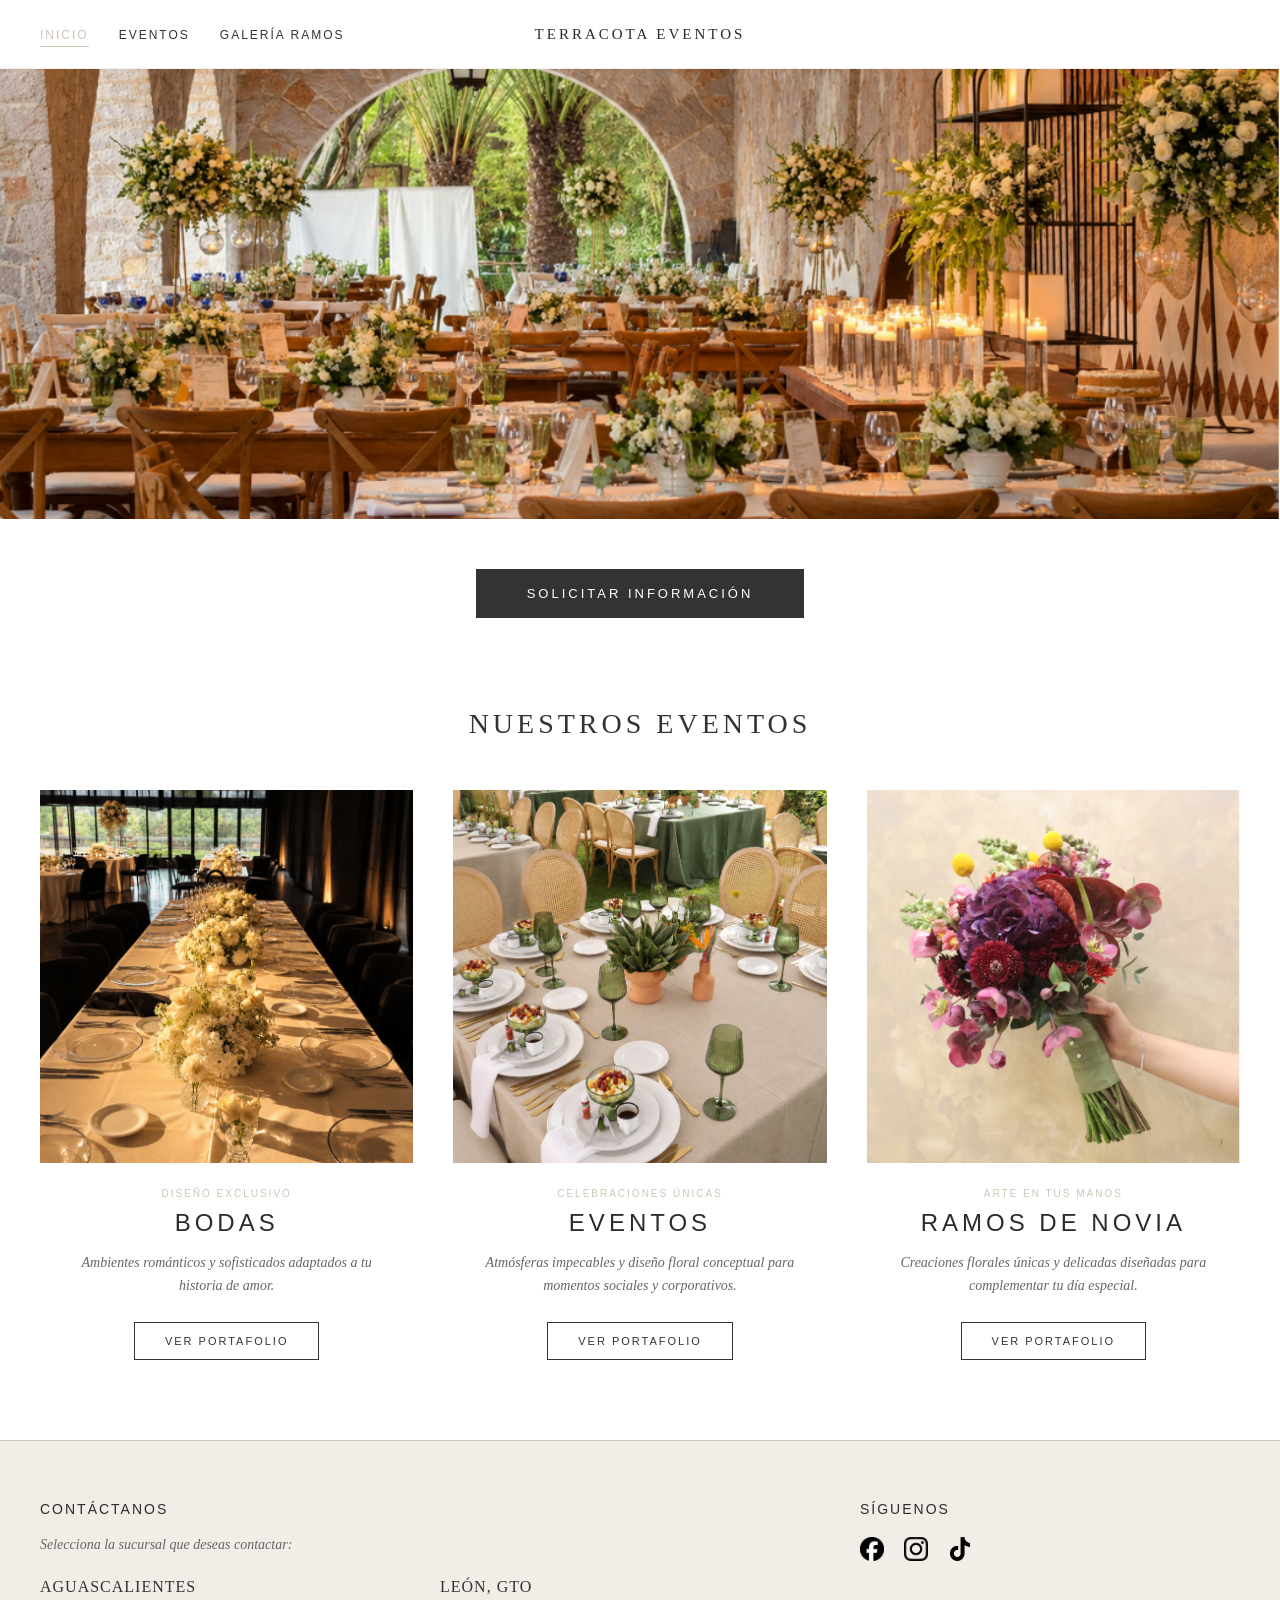
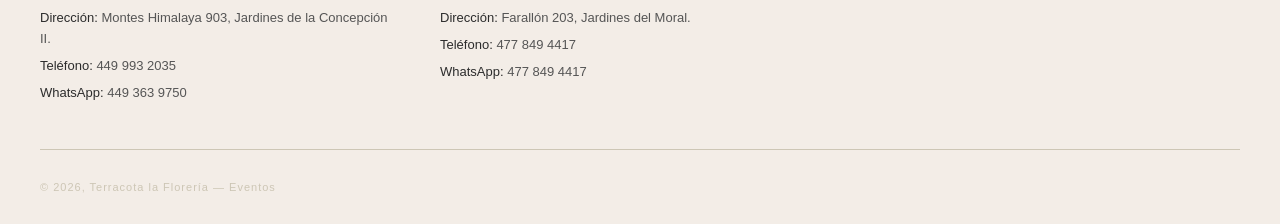
<file: index.html>
<!DOCTYPE html>
<html lang="es">

<head>
    <meta charset="UTF-8">
    <meta name="viewport" content="width=device-width, initial-scale=1.0">

    <title>Terracota Eventos</title>

    <link rel="icon" type="image/png" href="IMG/TC LOGO.png">
    <link rel="stylesheet" href="styles.css">
</head>

<body>

    <!-- MENÚ SUPERIOR TERRACOTA -->
    <header class="sitio-header">

        <div class="contenedor-menu">

            <!-- Botón hamburguesa para celulares -->
            <button
                class="menu-toggle"
                aria-label="Abrir menú"
                aria-expanded="false"
                aria-controls="menu-navegacion"
                type="button">

                <span></span>
                <span></span>
                <span></span>

            </button>

            <!-- Bloque 1: Enlaces de navegación -->
            <nav class="menu-principal" id="menu-navegacion">

                <ul>
                    <li>
                        <a href="#" class="activo">INICIO</a>
                    </li>

                    <li>
                        <a href="#">EVENTOS</a>
                    </li>

                    <li>
                        <a href="ramosdenovia.html">GALERÍA RAMOS</a>
                    </li>
                </ul>

            </nav>

            <!-- Bloque 2: Logo centrado -->
            <div class="logo-centro">

                <a href="">TERRACOTA EVENTOS</a>

            </div>

            <!-- Bloque 3: Espacio derecho -->
            <div class="menu-derecha-vacio"></div>

        </div>

    </header>


    <main>

        <!-- SECCIÓN DEL BANNER -->
        <section class="seccion-banner">

            <img
                src="IMG/BANNER.png"
                alt="Banner Terracota"
                class="banner-imagen">

        </section>


        <!-- CONTENIDO E INFORMACIÓN -->
        <section class="contenido-evento">
<a
    href="https://api.whatsapp.com/send?phone=524493068846&text=Hola%2C%20quiero%20solicitar%20informaci%C3%B3n."
    class="btn-elegante"
    target="_blank"
    rel="noopener noreferrer">
    SOLICITAR INFORMACIÓN
</a>
        </section>


        <!-- PORTAFOLIO DE EVENTOS -->
        <section class="seccion-portafolio">

            <h2 class="titulo-portafolio">
                NUESTROS EVENTOS
            </h2>

            <div class="rejilla-portafolio">

                <!-- COLUMNA 1: BODAS -->
                <div class="columna-evento">

                    <div class="contenedor-foto">

                        <img
                            src="IMG/BODA.png"
                            alt="Bodas Terracota"
                            class="foto-evento">

                    </div>

                    <span class="etiqueta-categoria">
                        DISEÑO EXCLUSIVO
                    </span>

                    <h3 class="nombre-evento">
                        BODAS
                    </h3>

                    <p class="extracto-evento">
                        Ambientes románticos y sofisticados adaptados a tu historia de amor.
                    </p>

                    <a href="#" class="btn-ver-mas">
                        VER PORTAFOLIO
                    </a>

                </div>


                <!-- COLUMNA 2: EVENTOS -->
                <div class="columna-evento">

                    <div class="contenedor-foto">

                        <img
                            src="IMG/EVENTOS.png"
                            alt="Eventos Terracota"
                            class="foto-evento">

                    </div>

                    <span class="etiqueta-categoria">
                        CELEBRACIONES ÚNICAS
                    </span>

                    <h3 class="nombre-evento">
                        EVENTOS
                    </h3>

                    <p class="extracto-evento">
                        Atmósferas impecables y diseño floral conceptual para momentos sociales y corporativos.
                    </p>

                    <a href="#" class="btn-ver-mas">
                        VER PORTAFOLIO
                    </a>

                </div>


                <!-- COLUMNA 3: RAMOS DE NOVIA -->
                <div class="columna-evento">

                    <div class="contenedor-foto">

                        <img
                            src="IMG/PORTADARAMO.png"
                            alt="Ramos de Novia Terracota"
                            class="foto-evento">

                    </div>

                    <span class="etiqueta-categoria">
                        ARTE EN TUS MANOS
                    </span>

                    <h3 class="nombre-evento">
                        RAMOS DE NOVIA
                    </h3>

                    <p class="extracto-evento">
                        Creaciones florales únicas y delicadas diseñadas para complementar tu día especial.
                    </p>

                    <a href="ramosdenovia.html" class="btn-ver-mas">
                        VER PORTAFOLIO
                    </a>

                </div>

            </div>

        </section>

    </main>


    <!-- PIE DE PÁGINA -->
    <footer class="sitio-footer">

        <div class="contenedor-footer">

            <!-- BLOQUE 1: CONTACTO Y SUCURSALES -->
            <div class="footer-columna contacto-sucursales">

                <h4 class="footer-titulo">
                    CONTÁCTANOS
                </h4>

                <p class="footer-subtitulo">
                    Selecciona la sucursal que deseas contactar:
                </p>

                <div class="sucursales-info">

                    <!-- AGUASCALIENTES -->
                    <div class="sucursal">

                        <h5>AGUASCALIENTES</h5>

                        <p>
                            <strong>Dirección:</strong>
                            Montes Himalaya 903, Jardines de la Concepción II.
                        </p>

                        <p>
                            <strong>Teléfono:</strong>
                            449 993 2035
                        </p>

                        <p>
                            <strong>WhatsApp:</strong>
                            449 363 9750
                        </p>

                    </div>


                    <!-- LEÓN -->
                    <div class="sucursal">

                        <h5>LEÓN, GTO</h5>

                        <p>
                            <strong>Dirección:</strong>
                            Farallón 203, Jardines del Moral.
                        </p>

                        <p>
                            <strong>Teléfono:</strong>
                            477 849 4417
                        </p>

                        <p>
                            <strong>WhatsApp:</strong>
                            477 849 4417
                        </p>

                    </div>

                </div>

            </div>


            <!-- BLOQUE 2: REDES SOCIALES -->
            <div class="footer-columna redes-sociales">

                <h4 class="footer-titulo">
                    SÍGUENOS
                </h4>

                <div class="iconos-redes">

                    <a
                        href="https://www.facebook.com/61573995172725/videos/4242934296004610/"
                        target="_blank"
                        rel="noopener noreferrer"
                        class="enlace-red-img">

                        <img
                            src="IMG/FACEBOOK.png"
                            alt="Facebook"
                            class="icon-img">

                    </a>


                    <a
                        href="https://www.instagram.com/terracotaeventos_/"
                        target="_blank"
                        rel="noopener noreferrer"
                        class="enlace-red-img">

                        <img
                            src="IMG/INSTAGRAM.png"
                            alt="Instagram"
                            class="icon-img">

                    </a>


                    <a
                        href="https://tiktok.com"
                        target="_blank"
                        rel="noopener noreferrer"
                        class="enlace-red-img">

                        <img
                            src="IMG/TIKTOK.png"
                            alt="TikTok"
                            class="icon-img">

                    </a>

                </div>

            </div>

        </div>


        <!-- DERECHOS RESERVADOS -->
        <div class="footer-base">

            <p>
                &copy; 2026, Terracota la Florería — Eventos
            </p>

        </div>

    </footer>


    <!-- FUNCIONAMIENTO DEL MENÚ HAMBURGUESA -->
    <script>

        document.addEventListener('DOMContentLoaded', function() {

            const header = document.querySelector('.sitio-header');
            const boton = document.querySelector('.menu-toggle');
            const enlaces = document.querySelectorAll('.menu-principal a');

            if (!header || !boton) return;

            // Abrir y cerrar menú
            boton.addEventListener('click', function() {

                const abierto = header.classList.toggle('menu-abierto');

                boton.setAttribute('aria-expanded', abierto);

                boton.setAttribute(
                    'aria-label',
                    abierto ? 'Cerrar menú' : 'Abrir menú'
                );

            });

            // Cerrar menú al seleccionar un enlace
            enlaces.forEach(function(enlace) {

                enlace.addEventListener('click', function() {

                    header.classList.remove('menu-abierto');

                    boton.setAttribute('aria-expanded', 'false');

                    boton.setAttribute('aria-label', 'Abrir menú');

                });

            });

            // Cerrar menú con la tecla Escape
            document.addEventListener('keydown', function(event) {

                if (event.key === 'Escape') {

                    header.classList.remove('menu-abierto');

                    boton.setAttribute('aria-expanded', 'false');

                    boton.setAttribute('aria-label', 'Abrir menú');

                }

            });

        });

    </script>

</body>

</html>
</file>
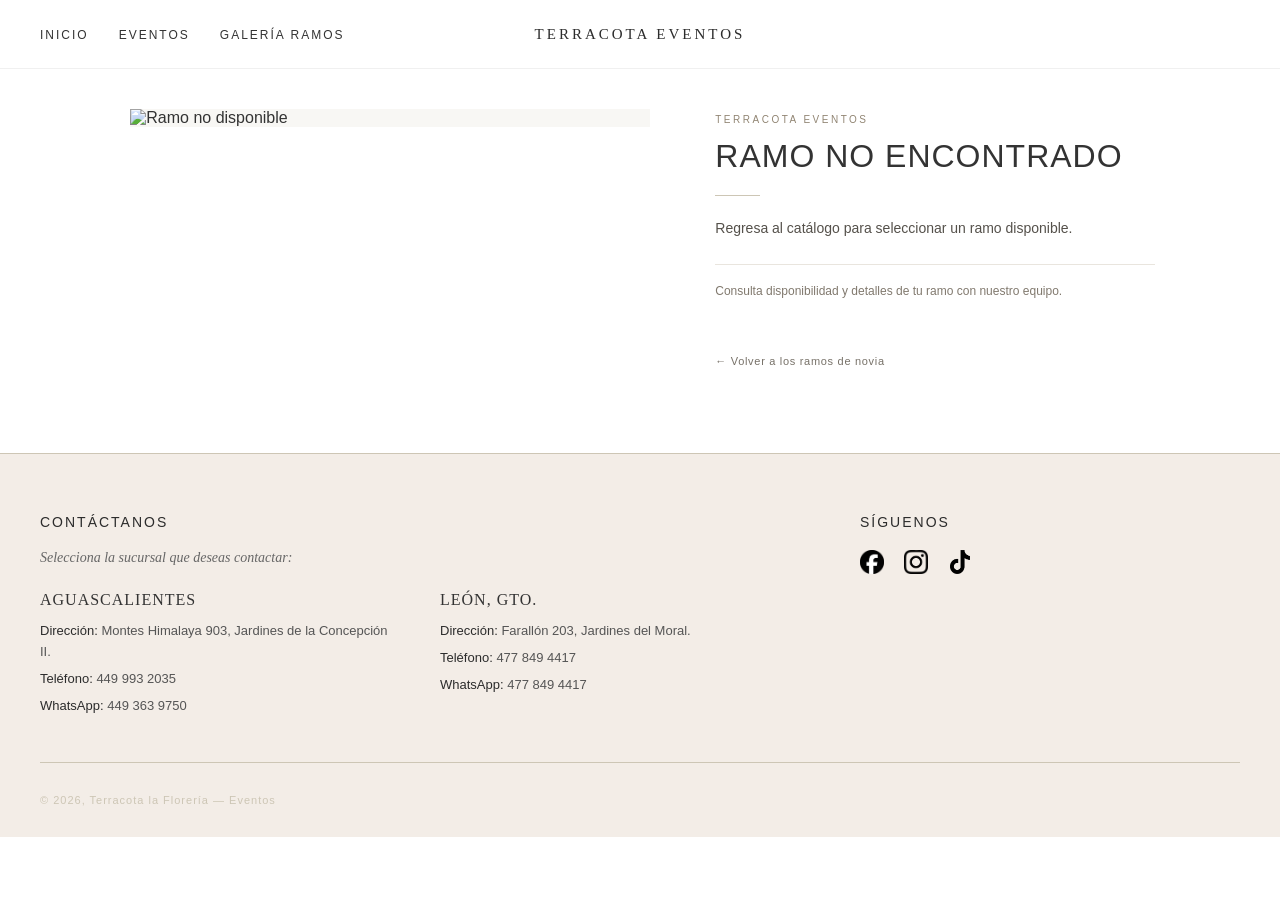
<file: producto-ramo.html>
<!DOCTYPE html>
<html lang="es">
<head>
    <meta charset="UTF-8">
    <meta name="viewport" content="width=device-width, initial-scale=1.0">
    <title>Ramo de novia | Terracota Eventos</title>
    <link rel="icon" type="image/png" href="IMG/TC LOGO.png">
    <link rel="stylesheet" href="producto-ramo.css?v=2">
    <link rel="stylesheet" href="styles.css">
    <script src="producto-ramo.JS" defer></script>
</head>
<body>

    <!-- Menú Superior -->
    <header class="sitio-header">
        <div class="contenedor-menu">

            <button
                class="menu-toggle"
                aria-label="Abrir menú"
                aria-expanded="false"
                aria-controls="menu-navegacion"
                type="button">
                <span></span>
                <span></span>
                <span></span>
            </button>

            <nav class="menu-principal" id="menu-navegacion">
                <ul>
                    <li><a href="index.html">INICIO</a></li>
                    <li><a href="index.html#eventos">EVENTOS</a></li>
                    <li><a href="ramosdenovia.html">GALERÍA RAMOS</a></li>
                </ul>
            </nav>

            <div class="logo-centro">
                <a href="index.html">TERRACOTA EVENTOS</a>
            </div>

            <div class="menu-derecha-vacio"></div>

        </div>
    </header>

    <!-- DETALLE DEL RAMO -->
    <main class="detalle-ramo">

        <!-- GALERÍA DE FOTOGRAFÍAS -->
        <section class="galeria-ramo">
            <div class="marco-foto-ramo">
                <img id="fotoPrincipal" src="" alt="Ramo de novia Terracota">
            </div>

            <div id="miniaturasRamo" class="miniaturas-ramo"></div>
        </section>

        <!-- INFORMACIÓN DEL RAMO -->
        <section class="info-ramo">
            <p class="etiqueta-ramo">TERRACOTA EVENTOS</p>

            <h1 id="nombreRamo">Ramo de novia</h1>

            <div class="linea-ramo"></div>

            <p id="descripcionRamo" class="descripcion-ramo"></p>

            <p class="nota-ramo">
                Consulta disponibilidad y detalles de tu ramo con nuestro equipo.
            </p>

            <div class="acciones-ramo">
                <a id="whatsappAgs" href="#" target="_blank"
                   rel="noopener noreferrer">
                    Consultar en Aguascalientes
                </a>

                <a id="whatsappLeon" href="#" target="_blank"
                   rel="noopener noreferrer">
                    Consultar en León
                </a>
            </div>

            <a class="volver-catalogo" href="ramosdenovia.html">
                ← Volver a los ramos de novia
            </a>
        </section>

    </main>

    <!-- Pie de página -->
    <footer class="sitio-footer">
        <div class="contenedor-footer">

            <div class="footer-columna contacto-sucursales">
                <h4 class="footer-titulo">CONTÁCTANOS</h4>
                <p class="footer-subtitulo">
                    Selecciona la sucursal que deseas contactar:
                </p>

                <div class="sucursales-info">

                    <div class="sucursal">
                        <h5>AGUASCALIENTES</h5>
                        <p><strong>Dirección:</strong> Montes Himalaya 903, Jardines de la Concepción II.</p>
                        <p><strong>Teléfono:</strong> 449 993 2035</p>
                        <p><strong>WhatsApp:</strong> 449 363 9750</p>
                    </div>

                    <div class="sucursal">
                        <h5>LEÓN, GTO.</h5>
                        <p><strong>Dirección:</strong> Farallón 203, Jardines del Moral.</p>
                        <p><strong>Teléfono:</strong> 477 849 4417</p>
                        <p><strong>WhatsApp:</strong> 477 849 4417</p>
                    </div>

                </div>
            </div>

            <div class="footer-columna redes-sociales">
                <h4 class="footer-titulo">SÍGUENOS</h4>

                <div class="iconos-redes">
                    <a href="https://www.facebook.com/" target="_blank" rel="noopener noreferrer">
                        <img src="IMG/FACEBOOK.png" alt="Facebook" class="icon-img">
                    </a>

                   <a href="https://www.instagram.com/" target="_blank" rel="noopener noreferrer">
                        <img src="IMG/INSTAGRAM.png" alt="Instagram" class="icon-img">
                    </a>

                    <a href="https://www.tiktok.com/" target="_blank" rel="noopener noreferrer">
                        <img src="IMG/TIKTOK.png" alt="TikTok" class="icon-img">
                    </a>
                </div>
            </div>

        </div>

        <div class="footer-base">
            <p>&copy; 2026, Terracota la Florería — Eventos</p>
        </div>
    </footer>

    <!-- Funcionalidad del menú hamburguesa -->
    <script>
    document.addEventListener('DOMContentLoaded', function() {
        const header = document.querySelector('.sitio-header');
        const boton = document.querySelector('.menu-toggle');
        const enlaces = document.querySelectorAll('.menu-principal a');

        if (!header || !boton) return;

        boton.addEventListener('click', function() {
            const abierto = header.classList.toggle('menu-abierto');

            boton.setAttribute('aria-expanded', abierto);
            boton.setAttribute(
                'aria-label',
                abierto ? 'Cerrar menú' : 'Abrir menú'
            );
        });

        enlaces.forEach(function(enlace) {
            enlace.addEventListener('click', function() {
                header.classList.remove('menu-abierto');
                boton.setAttribute('aria-expanded', 'false');
                boton.setAttribute('aria-label', 'Abrir menú');
            });
        });

        document.addEventListener('keydown', function(event) {
            if (event.key === 'Escape') {
                header.classList.remove('menu-abierto');
                boton.setAttribute('aria-expanded', 'false');
                boton.setAttribute('aria-label', 'Abrir menú');
            }
        });
    });
    </script>

</body>
</html>
</file>
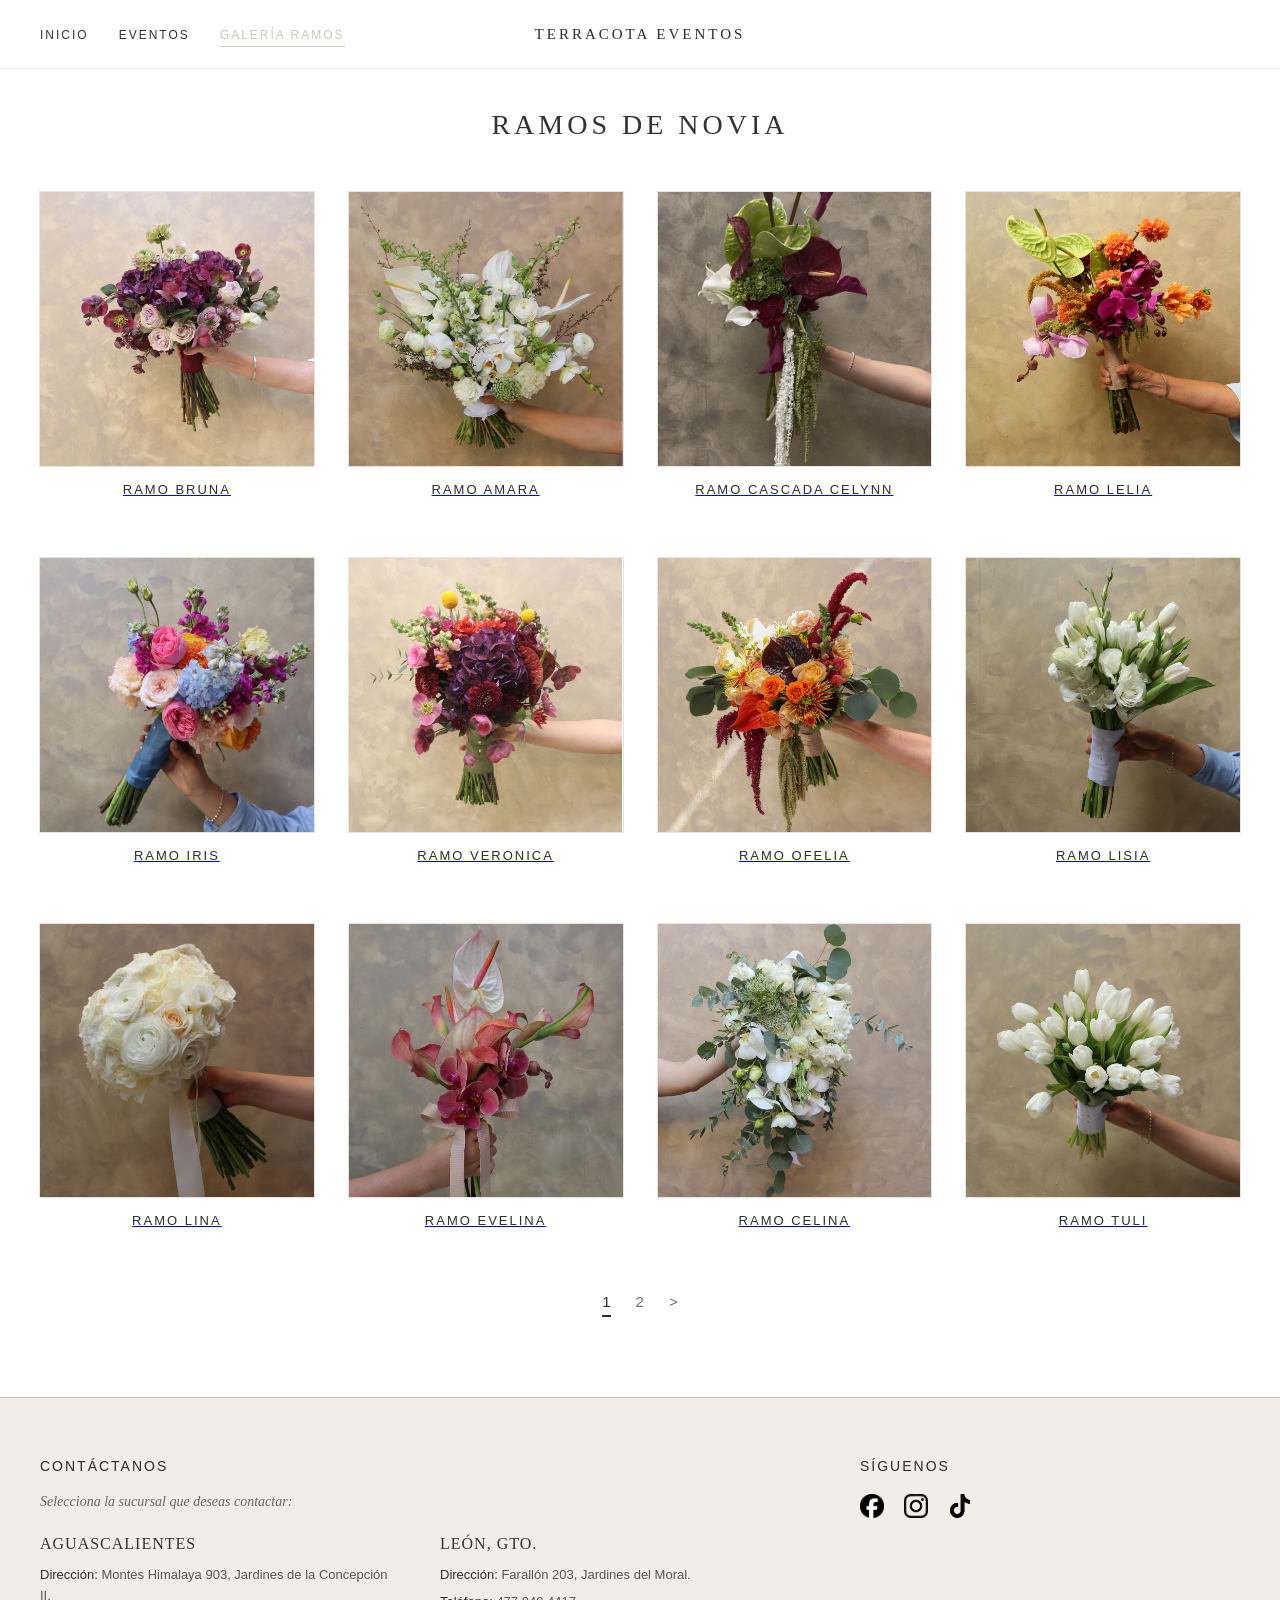
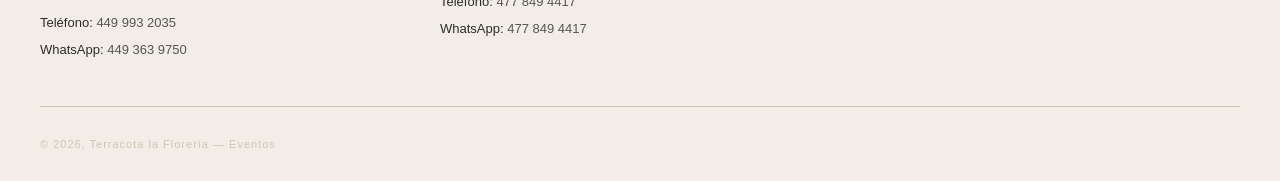
<file: ramosdenovia.html>
<!DOCTYPE html>
<html lang="es">

<head>
    <meta charset="UTF-8">
    <meta name="viewport" content="width=device-width, initial-scale=1.0">

    <title>Ramos de Novia — Terracota Eventos</title>

    <link rel="icon" type="image/png" href="IMG/TC LOGO.png">
    <link rel="stylesheet" href="styles.css">
</head>

<body>

    <!-- MENÚ SUPERIOR TERRACOTA -->
    <header class="sitio-header">

        <div class="contenedor-menu">

            <!-- Botón hamburguesa -->
            <button
                class="menu-toggle"
                aria-label="Abrir menú"
                aria-expanded="false"
                aria-controls="menu-navegacion"
                type="button">

                <span></span>
                <span></span>
                <span></span>

            </button>

            <!-- Enlaces de navegación -->
            <nav class="menu-principal" id="menu-navegacion">

                <ul>
                    <li>
                        <a href="index.html">INICIO</a>
                    </li>

                    <li>
                        <a href="index.html#eventos">EVENTOS</a>
                    </li>

                    <li>
                        <a href="ramosdenovia.html" class="activo">GALERÍA RAMOS</a>
                    </li>
                </ul>

            </nav>

            <!-- Logo centrado -->
            <div class="logo-centro">
                <a href="index.html">TERRACOTA EVENTOS</a>
            </div>

            <!-- Espacio derecho -->
            <div class="menu-derecha-vacio"></div>

        </div>

    </header>


    <main>

        <!-- CATÁLOGO DE RAMOS -->
        <section class="seccion-portafolio">

            <h2 class="titulo-portafolio">
               RAMOS DE NOVIA 
            </h2>

            <div class="rejilla-portafolio rejilla-ramos">

                <!-- RAMO 1: BRUNA -->
                <a href="producto-ramo.html?ramo=bruna"
                   class="columna-evento enlace-ramo">

                    <div class="contenedor-foto">
                        <img
                            src="IMG/RAMOS DE NOVIA/RAMOBRUNA1.png"
                            alt="Ramo Bruna"
                            class="foto-evento">
                    </div>

                    <h3 class="nombre-evento-catalogo">RAMO BRUNA</h3>

                </a>


                <!-- RAMO 2: AMARA -->
                <a href="producto-ramo.html?ramo=amara"
                   class="columna-evento enlace-ramo">

                    <div class="contenedor-foto">
                        <img
                            src="IMG/RAMOS DE NOVIA/RAMO AMARA.png"
                            alt="Ramo Amara"
                            class="foto-evento">
                    </div>

                    <h3 class="nombre-evento-catalogo">RAMO AMARA</h3>

                </a>


                <!-- RAMO 3: CASCADA CELYNN -->
                <a href="producto-ramo.html?ramo=cascada"
                   class="columna-evento enlace-ramo">

                    <div class="contenedor-foto">
                        <img
                            src="IMG/RAMOS DE NOVIA/ramocascada.png"
                            alt="Ramo Cascada Celynn"
                            class="foto-evento">
                    </div>

                    <h3 class="nombre-evento-catalogo">RAMO CASCADA CELYNN</h3>

                </a>


                <!-- RAMO 4: LELIA -->
                <a href="producto-ramo.html?ramo=lelia"
                   class="columna-evento enlace-ramo">

                    <div class="contenedor-foto">
                        <img
                            src="IMG/RAMOS DE NOVIA/ramolelia.png"
                            alt="Ramo Lelia"
                            class="foto-evento">
                    </div>

                    <h3 class="nombre-evento-catalogo">RAMO LELIA</h3>

                </a>


                <!-- RAMO 5: IRIS -->
                <a href="producto-ramo.html?ramo=iris"
                   class="columna-evento enlace-ramo">

                    <div class="contenedor-foto">
                        <img
                            src="IMG/RAMOS DE NOVIA/RAMOIRIS.png"
                            alt="Ramo Iris"
                            class="foto-evento">
                    </div>

                    <h3 class="nombre-evento-catalogo">RAMO IRIS</h3>

                </a>


                <!-- RAMO 6: VERÓNICA -->
                <a href="producto-ramo.html?ramo=veronica"
                   class="columna-evento enlace-ramo">

                    <div class="contenedor-foto">
                        <img
                            src="IMG/RAMOS DE NOVIA/RAMOVERONICA.png"
                            alt="Ramo Verónica"
                            class="foto-evento">
                    </div>

                    <h3 class="nombre-evento-catalogo">RAMO VERONICA</h3>

                </a>


                <!-- RAMO 7: OFELIA -->
                <a href="producto-ramo.html?ramo=ofelia"
                   class="columna-evento enlace-ramo">

                    <div class="contenedor-foto">
                        <img
                            src="IMG/RAMOS DE NOVIA/RAMOOFELIA.png"
                            alt="Ramo Ofelia"
                            class="foto-evento">
                    </div>

                    <h3 class="nombre-evento-catalogo">RAMO OFELIA</h3>

                </a>


                <!-- RAMO 8: LISIA -->
                <a href="producto-ramo.html?ramo=lisia"
                   class="columna-evento enlace-ramo">

                    <div class="contenedor-foto">
                        <img
                            src="IMG/RAMOS DE NOVIA/RAMOLISIA.png"
                            alt="Ramo Lisia"
                            class="foto-evento">
                    </div>

                    <h3 class="nombre-evento-catalogo">RAMO LISIA</h3>

                </a>


                <!-- RAMO 9: LINA -->
                <a href="producto-ramo.html?ramo=lina"
                   class="columna-evento enlace-ramo">

                    <div class="contenedor-foto">
                        <img
                            src="IMG/RAMOS DE NOVIA/RAMOLINA.png"
                            alt="Ramo Lina"
                            class="foto-evento">
                    </div>

                    <h3 class="nombre-evento-catalogo">RAMO LINA</h3>

                </a>


                <!-- RAMO 10: EVELINA -->
                <a href="producto-ramo.html?ramo=evelina"
                   class="columna-evento enlace-ramo">

                    <div class="contenedor-foto">
                        <img
                            src="IMG/RAMOS DE NOVIA/RAMOEVELINA.png"
                            alt="Ramo Evelina"
                            class="foto-evento">
                    </div>

                    <h3 class="nombre-evento-catalogo">RAMO EVELINA</h3>

                </a>


                <!-- RAMO 11: CELINA -->
                <a href="producto-ramo.html?ramo=celina"
                   class="columna-evento enlace-ramo">

                    <div class="contenedor-foto">
                        <img
                            src="IMG/RAMOS DE NOVIA/RAMOCELINA.png"
                            alt="Ramo Celina"
                            class="foto-evento">
                    </div>

                    <h3 class="nombre-evento-catalogo">RAMO CELINA</h3>

                </a>


                <!-- RAMO 12: TULI -->
                <a href="producto-ramo.html?ramo=tuli"
                   class="columna-evento enlace-ramo">

                    <div class="contenedor-foto">
                        <img
                            src="IMG/RAMOS DE NOVIA/RAMOTULI.png"
                            alt="Ramo Tuli"
                            class="foto-evento">
                    </div>

                    <h3 class="nombre-evento-catalogo">RAMO TULI</h3>

                </a>

            </div>


            <!-- PAGINACIÓN -->
            <div class="paginacion-shopify">

                <span class="pagina-numero activa">1</span>

                <a href="ramosdenovia2.html" class="pagina-numero">2</a>

                <a href="ramosdenovia2.html" class="pagina-flecha">&gt;</a>

            </div>

        </section>

    </main>


    <!-- PIE DE PÁGINA -->
    <footer class="sitio-footer">

        <div class="contenedor-footer">

            <!-- CONTACTO Y SUCURSALES -->
            <div class="footer-columna contacto-sucursales">

                <h4 class="footer-titulo">CONTÁCTANOS</h4>

                <p class="footer-subtitulo">
                    Selecciona la sucursal que deseas contactar:
                </p>

                <div class="sucursales-info">

                    <!-- AGUASCALIENTES -->
                    <div class="sucursal">

                        <h5>AGUASCALIENTES</h5>

                        <p>
                            <strong>Dirección:</strong>
                            Montes Himalaya 903, Jardines de la Concepción II.
                        </p>

                        <p>
                            <strong>Teléfono:</strong>
                            449 993 2035
                        </p>

                        <p>
                            <strong>WhatsApp:</strong>
                            449 363 9750
                        </p>

                    </div>


                    <!-- LEÓN -->
                    <div class="sucursal">

                        <h5>LEÓN, GTO.</h5>

                        <p>
                            <strong>Dirección:</strong>
                            Farallón 203, Jardines del Moral.
                        </p>

                        <p>
                            <strong>Teléfono:</strong>
                            477 849 4417
                        </p>

                        <p>
                            <strong>WhatsApp:</strong>
                            477 849 4417
                        </p>

                    </div>

                </div>

            </div>


            <!-- REDES SOCIALES -->
            <div class="footer-columna redes-sociales">

                <h4 class="footer-titulo">SÍGUENOS</h4>

                <div class="iconos-redes">

                    <a
                        href="https://facebook.com"
                        target="_blank"
                        rel="noopener noreferrer">

                        <img
                            src="IMG/FACEBOOK.png"
                            alt="Facebook"
                            class="icon-img">

                    </a>


                    <a
                        href="https://instagram.com"
                        target="_blank"
                        rel="noopener noreferrer">

                        <img
                            src="IMG/INSTAGRAM.png"
                            alt="Instagram"
                            class="icon-img">

                    </a>


                    <a
                        href="https://tiktok.com"
                        target="_blank"
                        rel="noopener noreferrer">

                        <img
                            src="IMG/TIKTOK.png"
                            alt="TikTok"
                            class="icon-img">

                    </a>

                </div>

            </div>

        </div>


        <!-- DERECHOS RESERVADOS -->
        <div class="footer-base">

            <p>
                &copy; 2026, Terracota la Florería — Eventos
            </p>

        </div>

    </footer>


    <!-- FUNCIONAMIENTO DEL MENÚ HAMBURGUESA -->
    <script>

        document.addEventListener('DOMContentLoaded', function() {

            const header = document.querySelector('.sitio-header');
            const boton = document.querySelector('.menu-toggle');
            const enlaces = document.querySelectorAll('.menu-principal a');

            if (!header || !boton) return;

            // Abrir y cerrar menú
            boton.addEventListener('click', function() {

                const abierto = header.classList.toggle('menu-abierto');

                boton.setAttribute('aria-expanded', abierto);

                boton.setAttribute(
                    'aria-label',
                    abierto ? 'Cerrar menú' : 'Abrir menú'
                );

            });

            // Cerrar al seleccionar un enlace
            enlaces.forEach(function(enlace) {

                enlace.addEventListener('click', function() {

                    header.classList.remove('menu-abierto');

                    boton.setAttribute('aria-expanded', 'false');

                    boton.setAttribute('aria-label', 'Abrir menú');

                });

            });

            // Cerrar con Escape
            document.addEventListener('keydown', function(event) {

                if (event.key === 'Escape') {

                    header.classList.remove('menu-abierto');

                    boton.setAttribute('aria-expanded', 'false');

                    boton.setAttribute('aria-label', 'Abrir menú');

                }

            });

        });

    </script>

</body>
</html>
</file>
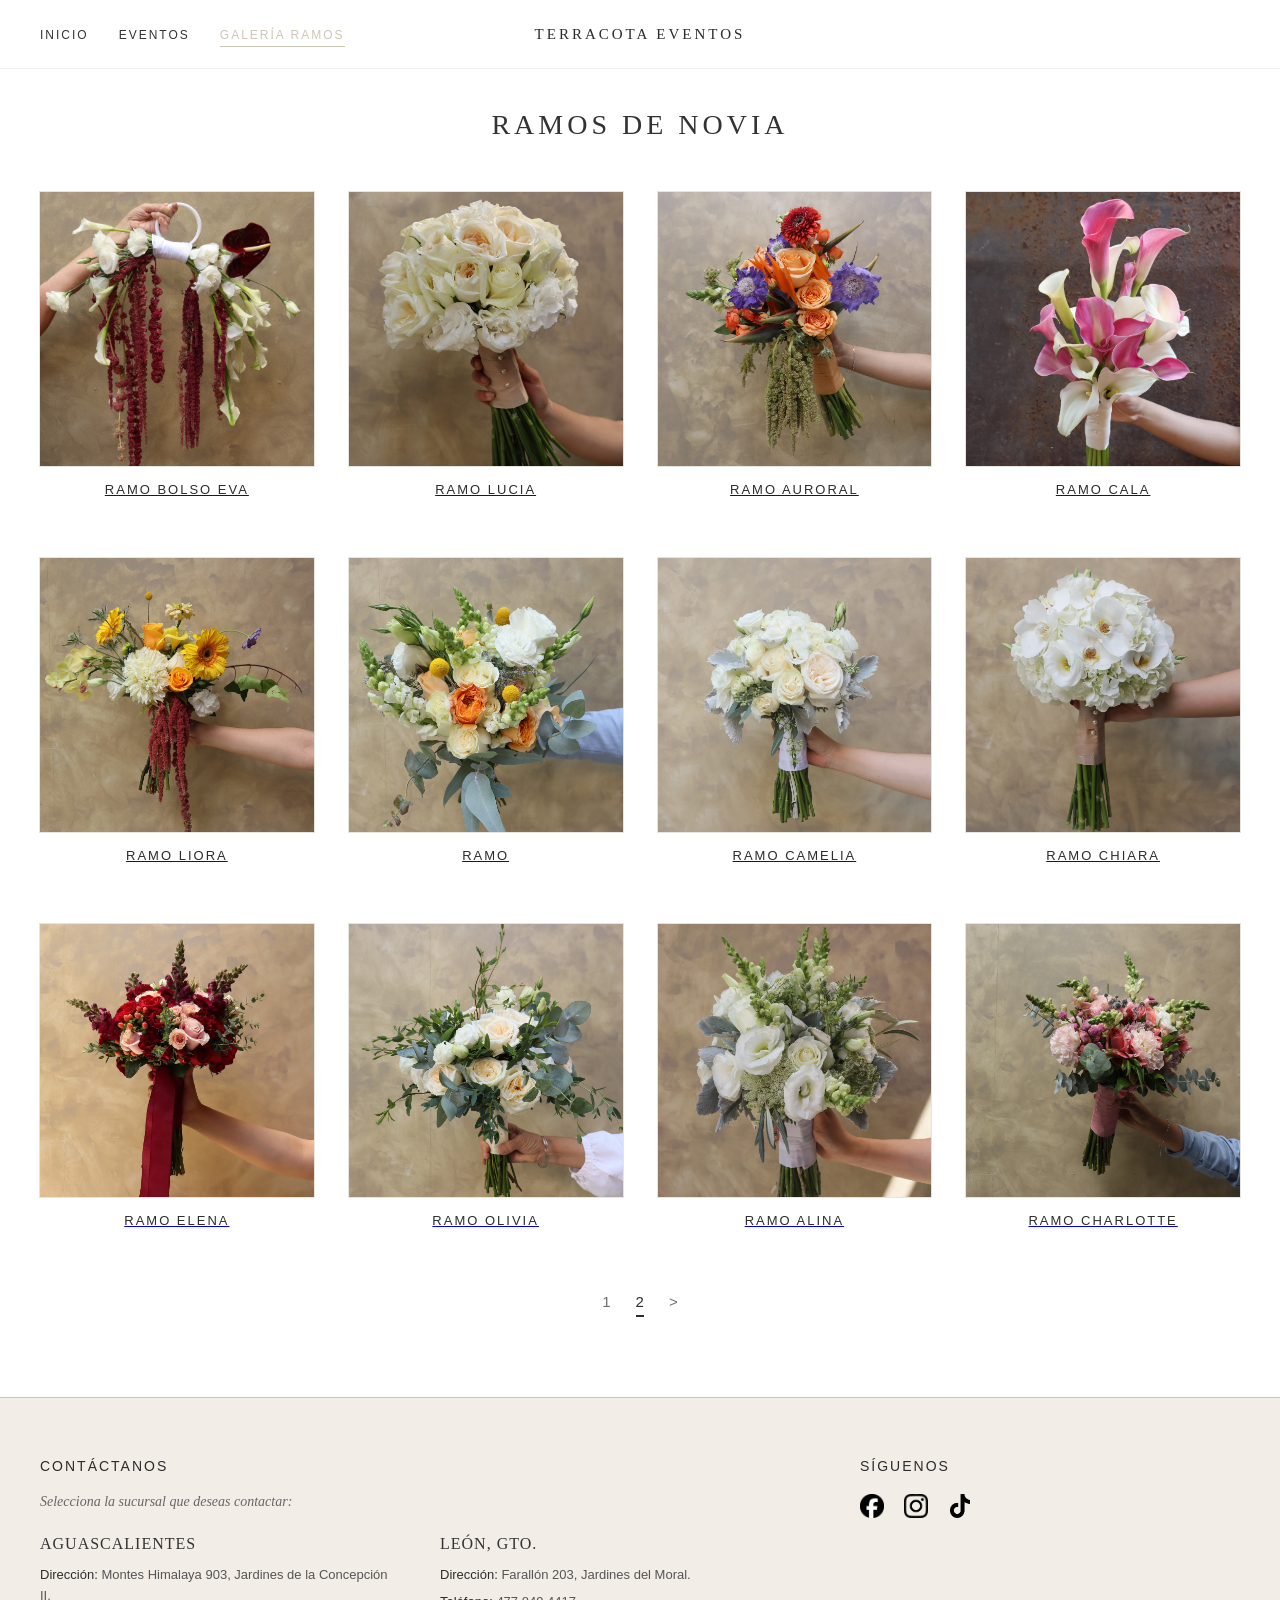
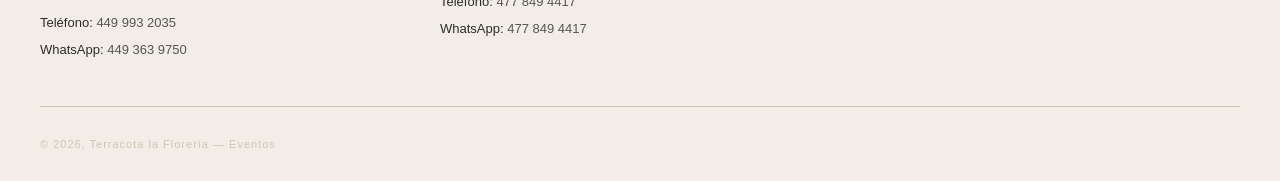
<file: ramosdenovia2.html>
<!DOCTYPE html>
<html lang="es">
<head>
    <meta charset="UTF-8">
    <meta name="viewport" content="width=device-width, initial-scale=1.0">
    <title>Ramos de Novia (Pág 2) — Terracota Eventos</title>
    <link rel="icon" type="image/png" href="IMG/TC LOGO.png">
    <link rel="stylesheet" href="styles.css">
</head>
<body>

    <!-- Menú Superior -->
    <header class="sitio-header">
        <div class="contenedor-menu">

            <button
                class="menu-toggle"
                aria-label="Abrir menú"
                aria-expanded="false"
                aria-controls="menu-navegacion"
                type="button">
                <span></span>
                <span></span>
                <span></span>
            </button>

            <nav class="menu-principal" id="menu-navegacion">
                <ul>
                    <li><a href="index.html">INICIO</a></li>
                    <li><a href="index.html#eventos">EVENTOS</a></li>
                    <li><a href="#" class="activo">GALERÍA RAMOS</a></li>
                </ul>
            </nav>

            <div class="logo-centro">
                <a href="index.html">TERRACOTA EVENTOS</a>
            </div>

            <div class="menu-derecha-vacio"></div>

        </div>
    </header>

    <main>

        <!-- Catálogo de Ramos: Página 2 -->
        <section class="seccion-portafolio">

            <h2 class="titulo-portafolio">
             RAMOS DE NOVIA
            </h2>

            <div class="rejilla-portafolio rejilla-ramos">

                <!-- Ramo 13: Bolso Eva -->
                <a href="producto-ramo.html?ramo=eva"
                   class="columna-evento enlace-ramo">
                    <div class="contenedor-foto">
                        <img src="IMG/RAMOS DE NOVIA/BOLSAEVA.jpg"
                             alt="Ramo Bolso Eva"
                             class="foto-evento">
                    </div>
                    <h3 class="nombre-evento-catalogo">RAMO BOLSO EVA</h3>
                </a>

                <!-- Ramo 14: Lucía -->
                <a href="producto-ramo.html?ramo=lucia"
                   class="columna-evento enlace-ramo">
                    <div class="contenedor-foto">
                        <img src="IMG/RAMOS DE NOVIA/RAMOLUCIA.png"
                             alt="Ramo Lucía"
                             class="foto-evento">
                    </div>
                    <h3 class="nombre-evento-catalogo">RAMO LUCIA</h3>
                </a>

                <!-- Ramo 15: Aurora -->
                <a href="producto-ramo.html?ramo=aurora"
                   class="columna-evento enlace-ramo">
                    <div class="contenedor-foto">
                        <img src="IMG/RAMOS DE NOVIA/RAMOAURORA.png"
                             alt="Ramo Aurora"
                             class="foto-evento">
                    </div>
                    <h3 class="nombre-evento-catalogo">RAMO AURORAL</h3>
                </a>

                <!-- Ramo 16: Cala -->
                <a href="producto-ramo.html?ramo=cala"
                   class="columna-evento enlace-ramo">
                    <div class="contenedor-foto">
                        <img src="IMG/RAMOS DE NOVIA/RAMOCALA.jpg"
                             alt="Ramo Cala"
                             class="foto-evento">
                    </div>
                    <h3 class="nombre-evento-catalogo">RAMO CALA</h3>
                </a>

                <!-- Ramo 17: Liora -->
                <a href="producto-ramo.html?ramo=liora"
                   class="columna-evento enlace-ramo">
                    <div class="contenedor-foto">
                        <img src="IMG/RAMOS DE NOVIA/RAMOLIORA.png"
                             alt="Ramo Liora"
                             class="foto-evento">
                    </div>
                    <h3 class="nombre-evento-catalogo">RAMO LIORA</h3>
                </a>

                <!-- Ramo 18 -->
                <a href="producto-ramo.html?ramo=ramo"
                   class="columna-evento enlace-ramo">
                    <div class="contenedor-foto">
                        <img src="IMG/RAMOS DE NOVIA/RAMO2.png"
                             alt="Ramo"
                             class="foto-evento">
                    </div>
                    <h3 class="nombre-evento-catalogo">RAMO </h3>
                </a>

                <!-- Ramo 19: Camelia -->
                <a href="producto-ramo.html?ramo=camelia"
                   class="columna-evento enlace-ramo">
                    <div class="contenedor-foto">
                        <img src="IMG/RAMOS DE NOVIA/RAMOCAMELIA.png"
                             alt="Ramo Camelia"
                             class="foto-evento">
                    </div>
                    <h3 class="nombre-evento-catalogo">RAMO CAMELIA</h3>
                </a>

                <!-- Ramo 20: Chiara -->
                <a href="producto-ramo.html?ramo=chiara"
                   class="columna-evento enlace-ramo">
                    <div class="contenedor-foto">
                        <img src="IMG/RAMOS DE NOVIA/RAMOCHIARA.png"
                             alt="Ramo Chiara"
                             class="foto-evento">
                    </div>
                    
                    <h3 class="nombre-evento-catalogo">RAMO CHIARA</h3>
                </a>

                <!-- Ramo 21: Elena -->
                <a href="producto-ramo.html?ramo=elena"
                   class="columna-evento enlace-ramo">
                    <div class="contenedor-foto">
                        <img src="IMG/RAMOS DE NOVIA/RAMOELENA.png"
                             alt="Ramo Elena"
                             class="foto-evento">
                    </div>
                    
                    <h3 class="nombre-evento-catalogo">RAMO ELENA</h3>
                </a>

                <!-- Ramo 22: Olivia -->
                <a href="producto-ramo.html?ramo=olivia"
                   class="columna-evento enlace-ramo">
                    <div class="contenedor-foto">
                        <img src="IMG/RAMOS DE NOVIA/RAMOOLIVIA.png"
                             alt="Ramo Olivia"
                             class="foto-evento">
                    </div>
                    
                    <h3 class="nombre-evento-catalogo">RAMO OLIVIA</h3>
                </a>

                <!-- Ramo 23: Alina -->
                <a href="producto-ramo.html?ramo=alina"
                   class="columna-evento enlace-ramo">
                    <div class="contenedor-foto">
                        <img src="IMG/RAMOS DE NOVIA/RAAMOALINA.png"
                             alt="Ramo Alina"
                             class="foto-evento">
                    </div>
                    
                    <h3 class="nombre-evento-catalogo">RAMO ALINA</h3>
                </a>

                <!-- Ramo 24 -->
                <a href="producto-ramo.html?ramo=charlotte"
                   class="columna-evento enlace-ramo">
                    <div class="contenedor-foto">
                        <img src="IMG/RAMOS DE NOVIA/RAMOCHARLOTTE.png"
                             alt="Ramo Charlotte"
                             class="foto-evento">
                    </div>
                    
                    <h3 class="nombre-evento-catalogo">RAMO CHARLOTTE</h3>
                </a>

            </div>

            <!-- Paginación -->
            <div class="paginacion-shopify">
                <a href="ramosdenovia.html" class="pagina-numero">1</a>
                <span class="pagina-numero activa">2</span>
                <span class="pagina-flecha desactivada">&gt;</span>
            </div>

        </section>

    </main>

    <!-- Pie de página -->
    <footer class="sitio-footer">
        <div class="contenedor-footer">

            <div class="footer-columna contacto-sucursales">
                <h4 class="footer-titulo">CONTÁCTANOS</h4>
                <p class="footer-subtitulo">
                    Selecciona la sucursal que deseas contactar:
                </p>

                <div class="sucursales-info">

                    <div class="sucursal">
                        <h5>AGUASCALIENTES</h5>
                        <p><strong>Dirección:</strong> Montes Himalaya 903, Jardines de la Concepción II.</p>
                        <p><strong>Teléfono:</strong> 449 993 2035</p>
                        <p><strong>WhatsApp:</strong> 449 363 9750</p>
                    </div>

                    <div class="sucursal">
                        <h5>LEÓN, GTO.</h5>
                        <p><strong>Dirección:</strong> Farallón 203, Jardines del Moral.</p>
                        <p><strong>Teléfono:</strong> 477 849 4417</p>
                        <p><strong>WhatsApp:</strong> 477 849 4417</p>
                    </div>

                </div>
            </div>

            <div class="footer-columna redes-sociales">
                <h4 class="footer-titulo">SÍGUENOS</h4>

                <div class="iconos-redes">
                    <a href="https://facebook.com" target="_blank" rel="noopener noreferrer">
                        <img src="IMG/FACEBOOK.png" alt="Facebook" class="icon-img">
                    </a>

                    <a href="https://instagram.com" target="_blank" rel="noopener noreferrer">
                        <img src="IMG/INSTAGRAM.png" alt="Instagram" class="icon-img">
                    </a>

                    <a href="https://tiktok.com" target="_blank" rel="noopener noreferrer">
                        <img src="IMG/TIKTOK.png" alt="TikTok" class="icon-img">
                    </a>
                </div>
            </div>

        </div>

        <div class="footer-base">
            <p>&copy; 2026, Terracota la Florería — Eventos</p>
        </div>
    </footer>

    <!-- Funcionalidad del menú hamburguesa -->
    <script>
    document.addEventListener('DOMContentLoaded', function() {
        const header = document.querySelector('.sitio-header');
        const boton = document.querySelector('.menu-toggle');
        const enlaces = document.querySelectorAll('.menu-principal a');

        if (!header || !boton) return;

        boton.addEventListener('click', function() {
            const abierto = header.classList.toggle('menu-abierto');

            boton.setAttribute('aria-expanded', abierto);
            boton.setAttribute(
                'aria-label',
                abierto ? 'Cerrar menú' : 'Abrir menú'
            );
        });

        enlaces.forEach(function(enlace) {
            enlace.addEventListener('click', function() {
                header.classList.remove('menu-abierto');
                boton.setAttribute('aria-expanded', 'false');
                boton.setAttribute('aria-label', 'Abrir menú');
            });
        });

        document.addEventListener('keydown', function(event) {
            if (event.key === 'Escape') {
                header.classList.remove('menu-abierto');
                boton.setAttribute('aria-expanded', 'false');
                boton.setAttribute('aria-label', 'Abrir menú');
            }
        });
    });
    </script>

</body>
</html>
</file>
<file: styles.css>
/* --- CONFIGURACIÓN BASE --- */
body {
    font-family: -apple-system, BlinkMacSystemFont, "Segoe UI", Roboto, Arial, sans-serif;
    background-color: #ffffff;
    color: #2c2c2c;
    margin: 0;
    padding: 0;
    box-sizing: border-box;
}

/* --- MENÚ SUPERIOR (ESTILO SHOPIFY PERFECCIONADO) --- */
.sitio-header {
    background-color: #ffffff;
    border-bottom: 1px solid #f0f0f0;
    padding: 25px 40px;
    position: relative;
    z-index: 1000;
}

.contenedor-menu {
    max-width: 1400px;
    margin: 0 auto;
    display: grid;
    grid-template-columns: 1fr auto 1fr;
    align-items: center;
}

/* Enlaces a la izquierda */
.menu-principal ul {
    list-style: none;
    margin: 0;
    padding: 0;
    display: flex;
    gap: 30px;
}

.menu-principal a {
    text-decoration: none;
    color: #333333;
    font-size: 12px;
    letter-spacing: 2px;
    transition: color 0.3s, border-color 0.3s;
    padding-bottom: 4px;
    border-bottom: 1px solid transparent;
}

/* Interacción al pasar el mouse y estado Activo */
.menu-principal a:hover,
.menu-principal a.activo {
    color: #CDC6B5;
    border-bottom: 1px solid #CDC6B5;
}

/* Logo centrado */
.logo-centro {
    text-align: center;
}

.logo-centro a {
    text-decoration: none;
    color: #2c2c2c;
    font-family: "Times New Roman", Georgia, serif;
    font-size: 15px;
    letter-spacing: 3px;
}

/* Bloque derecho vacío */
.menu-derecha-vacio {
    width: 100%;
}

/* Botón hamburguesa oculto en escritorio */
.menu-toggle {
    display: none;
}

/* --- SECCIÓN DEL BANNER FOTO LIMPIA --- */
.seccion-banner {
    width: 100%;
    max-height: 450px;
    overflow: hidden;
}

.banner-imagen {
    width: 100%;
    height: 100%;
    object-fit: cover;
}

/* --- SECCIÓN DE CONTENIDO ABAJO --- */
.contenido-evento {
    text-align: center;
    padding: 50px 20px;
}

.titulo-principal {
    font-family: "Times New Roman", Georgia, serif;
    font-size: 42px;
    letter-spacing: 4px;
    margin: 0 0 10px 0;
}

.subtitulo-evento {
    font-size: 18px;
    letter-spacing: 6px;
    color: #CDC6B5;
    display: block;
}

.descripcion-baja {
    font-family: "Times New Roman", Georgia, serif;
    font-size: 16px;
    font-style: italic;
    color: #666666;
    margin: 20px 0 30px 0;
}

/* --- BOTÓN ESTILO BOUTIQUE --- */
.btn-elegante {
    display: inline-block;
    background-color: #333333;
    color: #ffffff;
    text-decoration: none;
    padding: 16px 50px;
    font-size: 13px;
    letter-spacing: 3px;
    font-weight: 500;
    border: 1px solid #333333;
    transition: background-color 0.3s, border-color 0.3s;
}

.btn-elegante:hover {
    background-color: #CDC6B5;
    border-color: #CDC6B5;
}

/* --- SECCIÓN PORTAFOLIO DE EVENTOS --- */
.seccion-portafolio {
    max-width: 1400px;
    margin: 40px auto 80px auto;
    padding: 0 40px;
}

.titulo-portafolio {
    text-align: center;
    font-family: "Times New Roman", Georgia, serif;
    font-size: 28px;
    letter-spacing: 4px;
    color: #333333;
    margin-bottom: 50px;
    font-weight: 300;
}

.rejilla-portafolio {
    display: grid;
    grid-template-columns: repeat(3, 1fr);
    gap: 40px;
}

.columna-evento {
    text-align: center;
    display: flex;
    flex-direction: column;
    align-items: center;
}

/* Contenedor cuadrado */
.contenedor-foto {
    width: 100%;
    aspect-ratio: 1 / 1;
    overflow: hidden;
    margin-bottom: 25px;
    background-color: #fbfbfa;
}

.foto-evento {
    width: 100%;
    height: 100%;
    object-fit: cover;
    transition: transform 0.5s ease;
}

.columna-evento:hover .foto-evento {
    transform: scale(1.04);
}

/* Textos del portafolio */
.etiqueta-categoria {
    font-size: 10px;
    letter-spacing: 2px;
    color: #CDC6B5;
    margin-bottom: 10px;
    font-weight: 400;
    display: block;
}

.nombre-evento {
    font-family: -apple-system, BlinkMacSystemFont, sans-serif;
    font-size: 24px;
    font-weight: 300;
    letter-spacing: 4px;
    color: #2c2c2c;
    margin: 0 0 15px 0;
}

.extracto-evento {
    font-family: "Times New Roman", Georgia, serif;
    font-size: 14px;
    font-style: italic;
    color: #666666;
    line-height: 1.6;
    max-width: 320px;
    margin: 0 0 25px 0;
}

/* --- BOTÓN MINIMALISTA EDITORIAL --- */
.btn-ver-mas {
    display: inline-block;
    text-decoration: none;
    color: #333333;
    border: 1px solid #333333;
    padding: 12px 30px;
    font-size: 11px;
    letter-spacing: 2px;
    font-weight: 500;
    transition: all 0.3s ease;
    background-color: transparent;
}

.btn-ver-mas:hover {
    color: #ffffff;
    background-color: #CDC6B5;
    border-color: #CDC6B5;
}

/* ==========================================================================
   CATÁLOGO DE RAMOS (4 COLUMNAS)
   ========================================================================== */

.rejilla-ramos {
    display: grid !important;
    grid-template-columns: repeat(4, 1fr) !important;
    gap: 55px 35px !important;
    max-width: 1400px;
    margin: 0 auto 60px auto;
}

.rejilla-ramos .contenedor-foto {
    width: 100%;
    aspect-ratio: 1 / 1 !important;
    height: auto;
    background-color: #f4f4f2;
    border: 1px solid #e5e5e0;
    margin-bottom: 15px;
    overflow: hidden;
}

.nombre-evento-catalogo {
    font-family: -apple-system, BlinkMacSystemFont, "Segoe UI", Roboto, sans-serif;
    font-size: 13px;
    letter-spacing: 2px;
    font-weight: 400;
    margin: 0 0 5px 0;
    color: #2c2c2c;
    text-align: center;
}

/* ==========================================================================
   SISTEMA DE ADAPTABILIDAD
   ========================================================================== */

/* Tablets y laptops pequeñas */
@media (max-width: 1024px) {
    .rejilla-ramos {
        grid-template-columns: repeat(2, 1fr) !important;
        gap: 40px 30px !important;
    }
}

/* Tablets */
@media (max-width: 992px) {
    .carrusel-deslizable {
        grid-template-columns: repeat(2, 1fr);
        gap: 20px;
    }
}

/* ==========================================================================
   MENÚ HAMBURGUESA Y AJUSTES PARA CELULARES
   ========================================================================== */

@media (max-width: 768px) {

    /* ENCABEZADO */
    .sitio-header {
        padding: 18px 20px;
        position: relative;
        z-index: 1000;
    }

    .contenedor-menu {
        display: grid;
        grid-template-columns: 1fr auto 1fr;
        align-items: center;
        position: relative;
        min-height: 28px;
    }

    /* BOTÓN HAMBURGUESA */
    .menu-toggle {
        display: flex;
        position: absolute;
        left: 0;
        top: 50%;
        transform: translateY(-50%);
        flex-direction: column;
        justify-content: center;
        align-items: center;
        gap: 5px;
        width: 30px;
        height: 30px;
        padding: 3px;
        border: none;
        background: transparent;
        cursor: pointer;
        z-index: 1002;
    }

    .menu-toggle span {
        display: block;
        width: 22px;
        height: 1.5px;
        background-color: #333333;
        transition: transform 0.3s ease, opacity 0.3s ease;
    }

    /* LOGO CENTRADO */
    .logo-centro {
        grid-column: 2;
        text-align: center;
        white-space: nowrap;
    }

    .logo-centro a {
        font-size: 14px;
        letter-spacing: 2px;
    }

    /* OCULTAR ESPACIO DERECHO */
    .menu-derecha-vacio {
        display: none;
    }

    /* MENÚ CERRADO */
    .menu-principal {
        display: none;
        position: absolute;
        top: calc(100% + 18px);
        left: -20px;
        width: calc(100% + 40px);
        box-sizing: border-box;
        padding: 25px 25px 30px;
        background-color: #F5EFE6;
        border-top: 1px solid #f0f0f0;
        box-shadow: 0 8px 15px rgba(0, 0, 0, 0.05);
        z-index: 1001;
    }

    /* MENÚ ABIERTO */
    .sitio-header.menu-abierto .menu-principal {
        display: block;
    }

    .menu-principal ul {
        display: flex;
        flex-direction: column;
        align-items: flex-start;
        gap: 22px;
        margin: 0;
        padding: 0;
    }

    .menu-principal li {
        width: 100%;
    }

    .menu-principal a {
        display: inline-block;
        font-size: 12px;
        letter-spacing: 2px;
        padding-bottom: 5px;
    }

    /* ANIMACIÓN DE HAMBURGUESA A X */
    .sitio-header.menu-abierto .menu-toggle span:nth-child(1) {
        transform: translateY(6.5px) rotate(45deg);
    }

    .sitio-header.menu-abierto .menu-toggle span:nth-child(2) {
        opacity: 0;
    }

    .sitio-header.menu-abierto .menu-toggle span:nth-child(3) {
        transform: translateY(-6.5px) rotate(-45deg);
    }

    /* PORTAFOLIO */
    .rejilla-portafolio {
        grid-template-columns: 1fr;
        gap: 50px;
    }

    /* FOOTER */
    .contenedor-footer {
        grid-template-columns: 1fr;
        gap: 40px;
    }

    .sucursales-info {
        grid-template-columns: 1fr;
        gap: 30px;
    }
}

/* CELULARES PEQUEÑOS */
@media (max-width: 576px) {

    .carrusel-deslizable {
        grid-template-columns: 1fr;
    }

    .rejilla-ramos {
        grid-template-columns: repeat(2, minmax(0, 1fr)) !important;
        gap: 30px 15px !important;
        padding: 0 15px;
    }

    .rejilla-ramos .contenedor-foto {
        width: 100%;
        aspect-ratio: 1 / 1 !important;
        margin-bottom: 12px;
    }

    .nombre-evento-catalogo {
        font-size: 11px;
        letter-spacing: 1.2px;
    }

    .seccion-portafolio {
        padding: 0 20px;
    }

    .titulo-portafolio {
        font-size: 24px;
        letter-spacing: 3px;
    }

    .sitio-footer {
        padding: 45px 20px 20px;
    }
}

/* ==========================================================================
   PIE DE PÁGINA
   ========================================================================== */

.sitio-footer {
    background-color: #F3EDE7;
    border-top: 1px solid #CDC6B5;
    padding: 60px 40px 20px 40px;
    margin-top: 80px;
}

.contenedor-footer {
    max-width: 1400px;
    margin: 0 auto;
    display: grid;
    grid-template-columns: 2fr 1fr;
    gap: 60px;
}

.footer-titulo {
    font-family: -apple-system, BlinkMacSystemFont, sans-serif;
    font-size: 14px;
    font-weight: 500;
    letter-spacing: 2px;
    color: #2c2c2c;
    margin: 0 0 20px 0;
}

.footer-subtitulo {
    font-family: "Times New Roman", Georgia, serif;
    font-size: 14px;
    font-style: italic;
    color: #666666;
    margin-bottom: 25px;
}

/* Distribución de sucursales */
.sucursales-info {
    display: grid;
    grid-template-columns: 1fr 1fr;
    gap: 40px;
}

.sucursal h5 {
    font-family: "Times New Roman", Georgia, serif;
    font-size: 16px;
    letter-spacing: 1px;
    color: #333333;
    margin: 0 0 12px 0;
    font-weight: normal;
}

.sucursal p {
    font-size: 13px;
    line-height: 1.6;
    color: #555555;
    margin: 6px 0;
}

.sucursal strong {
    color: #2c2c2c;
    font-weight: 500;
}

/* Redes sociales */
.iconos-redes {
    display: flex;
    flex-direction: row;
    gap: 20px;
    align-items: center;
}

.icon-img {
    width: 24px;
    height: 24px;
    object-fit: contain;
    transition: transform 0.3s ease;
}

.icon-img:hover {
    transform: scale(1.1);
}

/* Créditos finales */
.footer-base {
    max-width: 1400px;
    margin: 40px auto 0 auto;
    padding-top: 20px;
    border-top: 1px solid #CDC6B5;
    text-align: left;
}

.footer-base p {
    font-size: 11px;
    color: #CDC6B5;
    letter-spacing: 1px;
}

/* ==========================================================================
   PAGINACIÓN MINIMALISTA
   ========================================================================== */

.paginacion-shopify {
    display: flex !important;
    justify-content: center !important;
    align-items: center !important;
    gap: 25px !important;
    margin: 60px auto 20px auto !important;
    width: 100% !important;
    clear: both !important;
}

.paginacion-shopify .pagina-numero,
.paginacion-shopify .pagina-flecha {
    text-decoration: none !important;
    font-family: -apple-system, BlinkMacSystemFont, "Segoe UI", Roboto, sans-serif !important;
    font-size: 15px !important;
    color: #707070 !important;
    padding-bottom: 5px !important;
    border-bottom: 2px solid transparent !important;
    transition: all 0.3s ease !important;
}

/* Número activo */
.paginacion-shopify .pagina-numero.activa {
    color: #2c2c2c !important;
    border-bottom: 2px solid #2c2c2c !important;
    font-weight: 500 !important;
}

/* Interacción */
.paginacion-shopify .pagina-numero:hover,
.paginacion-shopify .pagina-flecha:hover {
    color: #CDC6B5 !important;
}

/* ======================================================================
   PIE DE PÁGINA RESPONSIVE — AJUSTE PARA TABLET Y CELULAR
   Mantiene la apariencia original en escritorio.
   ====================================================================== */
@media (max-width: 768px) {
    .sitio-footer {
        margin-top: 55px;
        padding: 42px 26px 18px;
    }

    .contenedor-footer {
        width: 100%;
        grid-template-columns: minmax(0, 1fr);
        gap: 34px;
    }

    .contacto-sucursales,
    .redes-sociales {
        min-width: 0;
        width: 100%;
    }

    .footer-titulo {
        font-size: 12px;
        letter-spacing: 2.2px;
        margin-bottom: 12px;
    }

    .footer-subtitulo {
        font-size: 13px;
        line-height: 1.5;
        margin: 0 0 20px;
    }

    .sucursales-info {
        grid-template-columns: minmax(0, 1fr);
        gap: 0;
    }

    .sucursal {
        padding: 18px 0;
        border-top: 1px solid rgba(205, 198, 181, 0.75);
    }

    .sucursal:first-child {
        padding-top: 4px;
        border-top: 0;
    }

    .sucursal h5 {
        font-size: 14px;
        letter-spacing: 1.5px;
        margin-bottom: 10px;
    }

    .sucursal p {
        font-size: 12px;
        line-height: 1.65;
        margin: 5px 0;
        overflow-wrap: anywhere;
    }

    .redes-sociales {
        padding-top: 23px;
        border-top: 1px solid rgba(205, 198, 181, 0.75);
    }

    .iconos-redes {
        gap: 22px;
        margin-top: 15px;
    }

    .icon-img {
        width: 25px;
        height: 25px;
    }

    .footer-base {
        margin-top: 30px;
        padding-top: 16px;
        text-align: center;
    }

    .footer-base p {
        font-size: 10px;
        line-height: 1.5;
        letter-spacing: 0.6px;
        margin: 0;
    }
}

@media (max-width: 420px) {
    .sitio-footer {
        padding: 36px 20px 16px;
    }

    .contenedor-footer {
        gap: 28px;
    }

    .sucursal p {
        font-size: 11.5px;
    }
}
</file>
<file: producto-ramo.css>
/* ======================================
   DETALLE DE RAMO — TERRACOTA EVENTOS
   Estilo visual del index
====================================== */

/* CONTENEDOR PRINCIPAL */

.detalle-ramo {
    width: min(1120px, calc(100% - 60px));
    margin: 40px auto 80px;
    display: grid;
    grid-template-columns: minmax(0, 1fr) minmax(300px, 0.85fr);
    gap: 65px;
    align-items: start;
    color: #333333;
    font-family: -apple-system, BlinkMacSystemFont, "Segoe UI", Roboto, Arial, sans-serif;
}

/* GALERÍA */

.galeria-ramo {
    min-width: 0;
    max-width: 520px;
    width: 100%;
    justify-self: end;
}

.marco-foto-ramo {
    width: 100%;
    height: auto;
    background: #f8f7f4;
    overflow: hidden;
    display: flex;
    align-items: center;
    justify-content: center;
}

.marco-foto-ramo #fotoPrincipal {
    display: block;
    width: 100%;
    height: auto;
    max-width: none;
    max-height: none;
    object-fit: contain;
    object-position: center;
    margin: 0;
    background: transparent;
}

/* MINIATURAS */

.miniaturas-ramo {
    display: flex;
    justify-content: flex-start;
    gap: 10px;
    flex-wrap: wrap;
    margin-top: 15px;
}

.miniaturas-ramo button {
    width: 65px;
    height: 75px;
    padding: 0;
    border: 1px solid #e7e2da;
    background: #fff;
    overflow: hidden;
    cursor: pointer;
    transition: border-color .25s ease;
}

.miniaturas-ramo button:hover,
.miniaturas-ramo button:focus-visible {
    border-color: #a99d88;
}

.miniaturas-ramo img {
    display: block;
    width: 100%;
    height: 100%;
    object-fit: cover;
    background: transparent;
}

/* INFORMACIÓN DEL RAMO */

.info-ramo {
    padding-top: 5px;
    min-width: 0;
    max-width: 440px;
    width: 100%;
    justify-self: start;
}

.etiqueta-ramo {
    margin: 0 0 12px;
    color: #918573;
    font-size: 10px;
    font-weight: 500;
    letter-spacing: 2.5px;
}

.info-ramo #nombreRamo {
    margin: 0 0 15px;
    color: #333333;
    font-family: -apple-system, BlinkMacSystemFont, "Segoe UI", Roboto, Arial, sans-serif;
    font-size: clamp(27px, 2.5vw, 35px);
    text-transform: uppercase;
    font-weight: 500;
    line-height: 1.2;
    letter-spacing: 1px;
}

.linea-ramo {
    width: 45px;
    height: 1px;
    background: #cdc6b5;
    margin: 20px 0;
}

.info-ramo .descripcion-ramo {
    margin: 0;
    color: #55514b;
    font-size: 14px;
    line-height: 1.8;
    font-weight: 400;
}

.nota-ramo {
    margin: 22px 0 25px;
    padding-top: 16px;
    border-top: 1px solid #e9e5de;
    color: #81796e;
    font-size: 12px;
    line-height: 1.8;
}

/* BOTONES DE WHATSAPP */

.acciones-ramo {
    display: flex;
    flex-direction: column;
    gap: 12px;
    align-items: flex-start;
}

.acciones-ramo a {
    box-sizing: border-box;
    display: flex;
    width: 100%;
    max-width: 340px;
    min-height: 48px;
    align-items: center;
    justify-content: center;
    padding: 13px 18px;
    border: 1px solid #cdc6b5;
    background: #ffffff;
    color: #333333;
    text-align: center;
    text-decoration: none;
    font-size: 11px;
    font-weight: 500;
    letter-spacing: 1.2px;
    transition: background .25s ease, color .25s ease, border-color .25s ease;
}

.acciones-ramo a:hover {
    background: #cdc6b5;
    border-color: #cdc6b5;
    color: #ffffff;
}

/* VOLVER AL CATÁLOGO */

.volver-catalogo {
    display: inline-block;
    margin-top: 28px;
    color: #777168;
    font-size: 11px;
    letter-spacing: .7px;
    text-decoration: none;
    border-bottom: 1px solid transparent;
    padding-bottom: 5px;
    transition: border-color .25s ease, color .25s ease;
}

.volver-catalogo:hover {
    color: #333333;
    border-bottom-color: #cdc6b5;
}

/* TABLET */

@media (max-width: 900px) {
    .detalle-ramo {
        width: min(calc(100% - 48px), 720px);
        grid-template-columns: 1fr;
        gap: 35px;
        margin-top: 30px;
    }

    .galeria-ramo,
    .info-ramo {
        max-width: 100%;
        width: 100%;
    }

    .galeria-ramo {
        justify-self: center;
    }

    .info-ramo {
        justify-self: start;
    }

    .acciones-ramo a {
        max-width: 340px;
    }
}

/* MÓVIL */

@media (max-width: 650px) {
    .detalle-ramo {
        width: calc(100% - 36px);
        display: flex;
        flex-direction: column;
        gap: 25px;
        margin: 20px auto 60px;
    }

    .galeria-ramo,
    .info-ramo {
        width: 100%;
        max-width: 100%;
    }

    .marco-foto-ramo {
        height: auto;
    }

    .miniaturas-ramo {
        gap: 8px;
        margin-top: 12px;
    }

    .miniaturas-ramo button {
        width: 62px;
        height: 72px;
    }

    .info-ramo {
        padding-top: 0;
    }

    .etiqueta-ramo {
        margin-bottom: 12px;
        font-size: 9px;
    }

    .info-ramo #nombreRamo {
        font-size: 27px;
    }

    .linea-ramo {
        margin: 20px 0;
    }

    .info-ramo .descripcion-ramo {
        font-size: 13px;
        line-height: 1.9;
    }

    .nota-ramo {
        margin: 20px 0;
        padding-top: 15px;
    }

    .acciones-ramo a {
        max-width: 100%;
        min-height: 47px;
        font-size: 10px;
    }

    .volver-catalogo {
        margin-top: 25px;
    }
}
</file>
